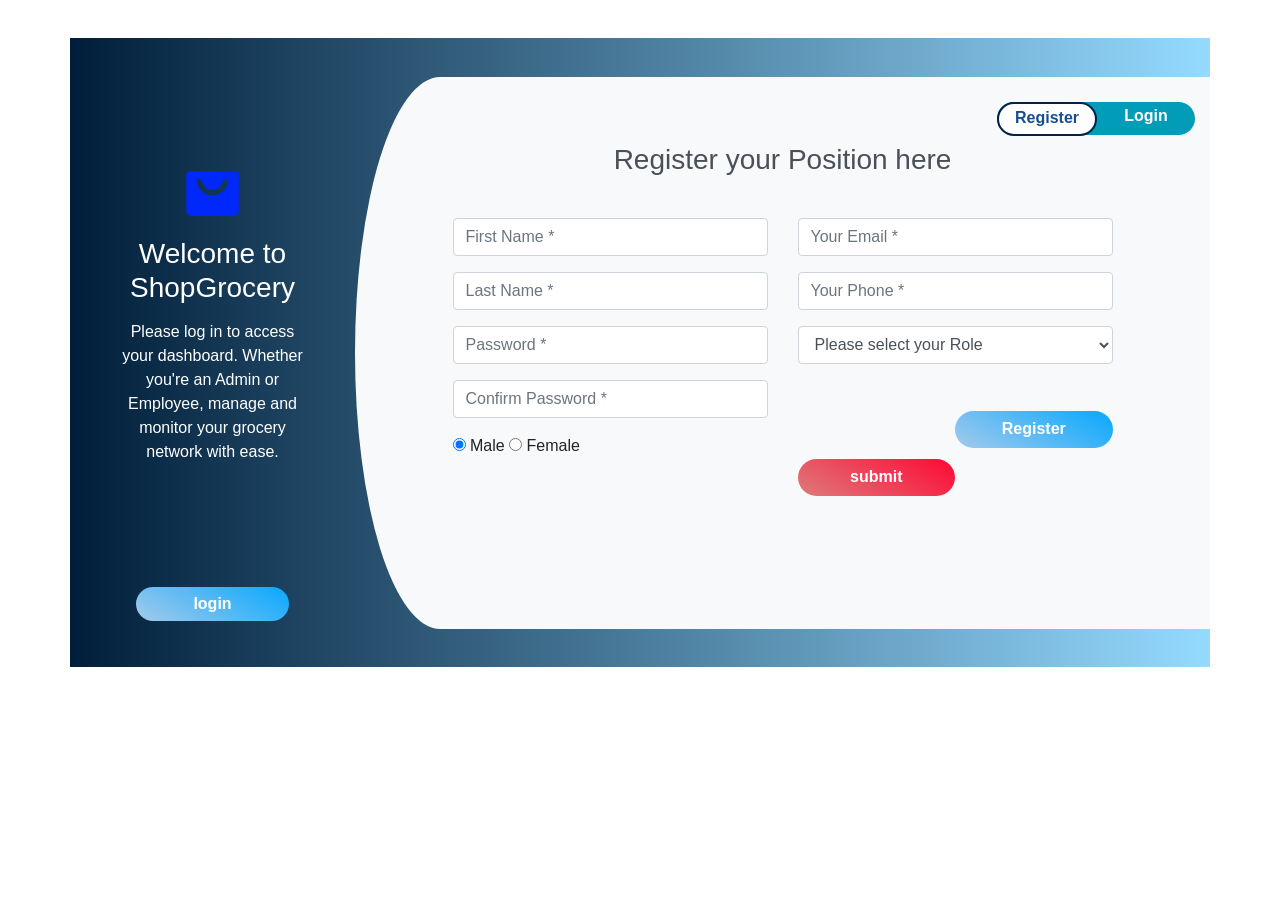
<file: index.html>
<html lang="en">
<head>
    <meta charset="UTF-8">
    <meta http-equiv="X-UA-Compatible" content="IE=edge">
    <meta name="viewport" content="width=device-width, initial-scale=1.0">
    <title>Document</title>
</head>
<link  rel="stylesheet" href="css/styles.css">
<link rel="stylesheet" href="https://cdnjs.cloudflare.com/ajax/libs/twitter-bootstrap/4.3.1/css/bootstrap.min.css"><script src="https://cdnjs.cloudflare.com/ajax/libs/jquery/3.2.1/jquery.min.js"></script><script src="https://cdnjs.cloudflare.com/ajax/libs/popper.js/1.12.9/umd/popper.min.js"></script><script src="https://cdnjs.cloudflare.com/ajax/libs/twitter-bootstrap/4.3.1/js/bootstrap.min.js"></script>
<body>
<div class="container register">
    <div class="row">
        <div class="col-md-3 register-left">
            <img src="img/logo.png" alt=""/>
            <h3>Welcome to<br> ShopGrocery </h3>
            <p>Please log in to access your dashboard. Whether you're an Admin or Employee, manage and monitor your grocery network with ease.</p>
            <input type="submit" name="" value="login"/><br/>
        </div>
        <div class="col-md-9 register-right">
            <ul class="nav nav-tabs nav-justified" id="myTab" role="tablist">
                <li class="nav-item">
                    <a class="nav-link active" id="home-tab" data-toggle="tab" href="#home" role="tab" aria-controls="home" aria-selected="true">Register</a>
                </li>
                <li class="nav-item">
                    <a class="nav-link" id="profile-tab" data-toggle="tab" href="#profile" role="tab" aria-controls="profile" aria-selected="false">Login</a>
                </li>
            </ul>
            <div class="tab-content" id="myTabContent">
                <div class="tab-pane fade show active" id="home" role="tabpanel" aria-labelledby="home-tab">
                    <h3 class="register-heading">Register your Position here</h3>
                    <div class="row register-form">
                        <div class="col-md-6">
                            <div class="form-group">
                                <input type="text" class="form-control" placeholder="First Name *" value="" />
                            </div>
                            
                            <div class="form-group">
                                <input type="text" class="form-control" placeholder="Last Name *" value="" />
                            </div>
                            <div class="form-group">
                                <input type="password" class="form-control" id="password"   placeholder="Password *" value="" />
                            </div>
                            <div class="form-group">
                                <input type="password" class="form-control" id="con-password" placeholder="Confirm Password *" value="" />
                            </div>
                            <div class="form-group">
                                <div class="maxl">
                                    <label class="radio inline"> 
                                        <input type="radio" name="gender" value="male" checked>
                                        <span> Male </span> 
                                    </label>
                                    
                                    <label class="radio inline"> 
                                        <input type="radio" name="gender" value="female">
                                        <span>Female </span> 
                                    </label>
                                </div>
                            </div>
                        </div>
                        <div class="col-md-6">
                            <div class="form-group">
                                <input type="email" class="form-control" id="email" placeholder="Your Email *" value="" />
                            </div>
                            <div class="form-group">
                                <input type="text" minlength="10" maxlength="10" name="txtEmpPhone" class="form-control" placeholder="Your Phone *" value="" />
                            </div>
                            <div class="form-group">
                                <select class="form-control">
                                    <option class="hidden"  selected disabled>Please select your Role</option>
                                    <option>Admin</option>
                                    <option>Employee</option>
                                    <option>Vendor</option>
                                    
                                </select>
                            </div>
                           
                            <input type="submit" class="btnRegister"  value="Register"/><br><br>
                            <input type="submit" class="btnsubmit"  value="submit"/>
                            <script>
                                
                                </script>
                        </div>
                    </div>
                </div>
                <div class="tab-pane fade show login-application" id="profile" role="tabpanel" aria-labelledby="profile-tab">
                    <h3  class="register-heading">Login</h3>
                    <div class="row register-form login-form">
                        <div class="col-md-6">
                            <div class="form-group">
                                <input type="email" class="form-control" id="email" placeholder="Username or Email *" value="" />
                            </div>
                            <div class="form-group">
                                <input type="password" class="form-control" id="password" placeholder="Password *" value="" />
                            </div>
                            <div class="form-group">
                                <input type="password" class="form-control" id="con-password" placeholder="Confirm Password *" value="" />
                            </div>
                            <div class="form-group">
                                <select class="form-control">
                                    <option class="hidden"  selected disabled>Please select your Role</option>
                                    <option>Admin</option>
                                    <option>Employee</option>
                                    <option>Vendor</option>
                                </select>
                            </div>
                           
                            <input type="submit" class=" login-btn"  value="Login"/>
                        </div>
                    </div>
                </div>
            </div>
        </div>
    </div>

</div>	
</body>

<script src="js/login.js"></script>
</html>
</file>
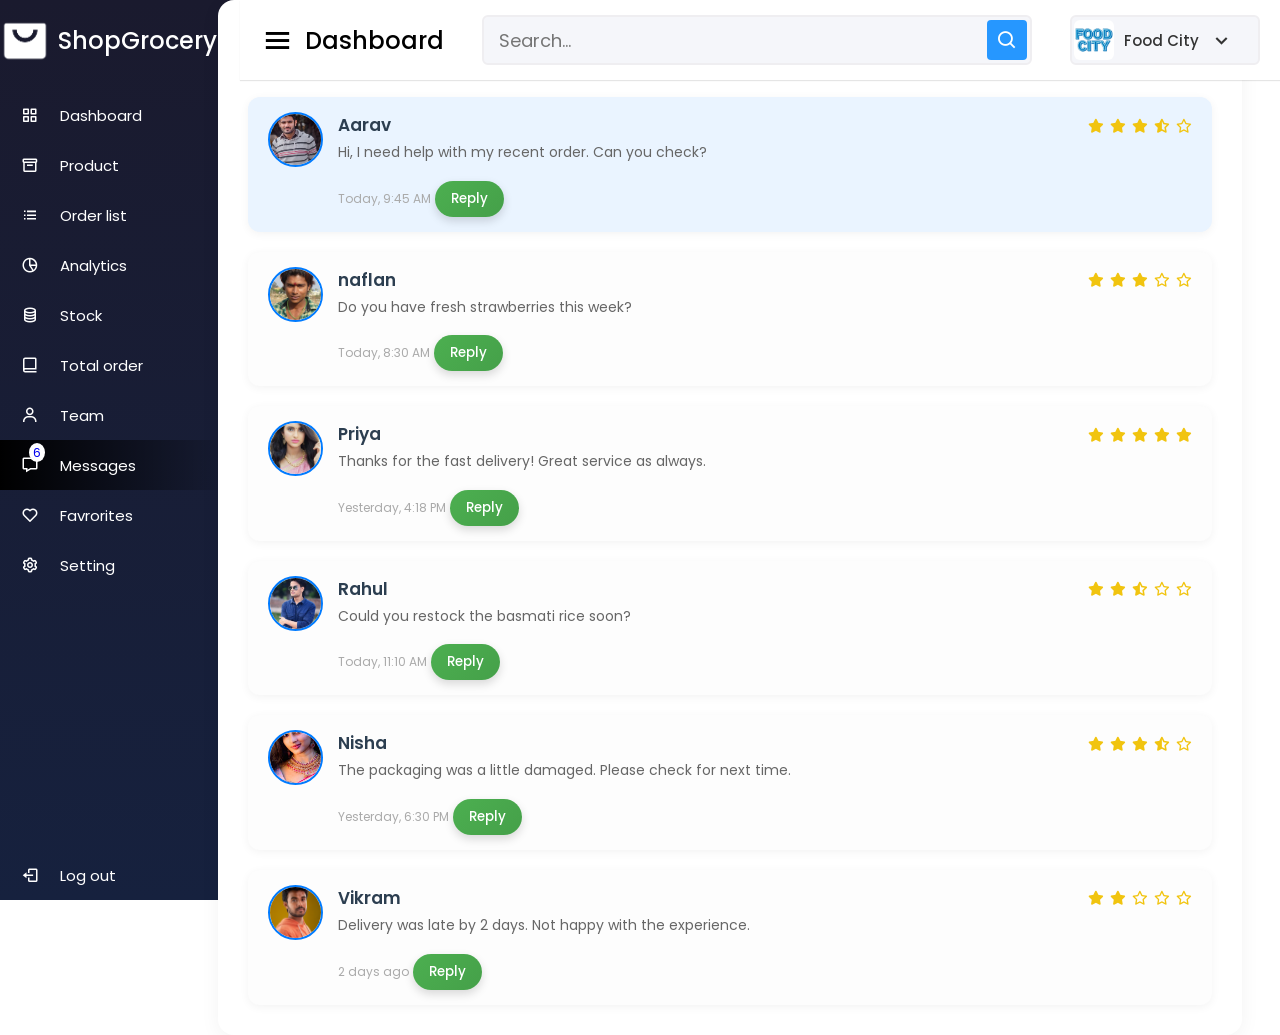
<file: message.html>
<!DOCTYPE html>
<html lang="en">
<head>
  <meta charset="UTF-8">
  <title>Messages - Grocery Dashboard</title>
  <link rel="stylesheet" href="css/message.css">
  <link rel="stylesheet" href="https://cdnjs.cloudflare.com/ajax/libs/font-awesome/6.4.0/css/all.min.css">
  <link rel="stylesheet" href="css/salsedash.css.css">
    <link href='https://unpkg.com/boxicons@2.0.7/css/boxicons.min.css' rel='stylesheet'>
    <link rel="stylesheet" href="https://cdnjs.cloudflare.com/ajax/libs/font-awesome/5.15.4/css/all.min.css">
    <link rel="stylesheet" href="https://cdnjs.cloudflare.com/ajax/libs/font-awesome/6.7.2/css/all.min.css">
    <link rel="stylesheet" href="https://cdnjs.cloudflare.com/ajax/libs/font-awesome/6.7.2/css/all.min.css">
</head>
<body>
  <div class="sidebar">
    <div class="logo-details">
      <img src="img/white-logo.png" alt="">
      <span class="logo_name">ShopGrocery</span>
    </div>
    <ul class="nav-links">
      <li>
        <a href="salesDashBoard.html" >
          <i class='bx bx-grid-alt'></i>
          <span class="links_name">Dashboard</span>
        </a>
      </li>
      <li>
        <a href="product.html">
          <i class='bx bx-box'></i>
          <span class="links_name">Product</span>
        </a>
      </li>
      <li>
        <a href="order.html">
          <i class='bx bx-list-ul'></i>
          <span class="links_name">Order list</span>
        </a>
      </li>
      <li>
        <a href="analytic.html">
          <i class='bx bx-pie-chart-alt-2'></i>
          <span class="links_name">Analytics</span>
        </a>
      </li>
      <li>
        <a href="stock.html">
          <i class='bx bx-coin-stack'></i>
          <span class="links_name">Stock</span>
        </a>
      </li>
      <li>
        <a href="#">
          <i class='bx bx-book-alt'></i>
          <span class="links_name">Total order</span>
        </a>
      </li>
      <li>
        <a href="team.html">
          <i class='bx bx-user'></i>
          <span class="links_name">Team</span>
        </a>
      </li>
      <li>
        <a href="message.html" class="active">
          <i class='bx bx-message'></i>
          <span class="links_name">Messages</span>
          <span class="notify">6</span>
        </a>
      </li>
      <li>
        <a href="#">
          <i class='bx bx-heart'></i>
          <span class="links_name">Favrorites</span>
        </a>
      </li>
      <li>
        <a href="#">
          <i class='bx bx-cog'></i>
          <span class="links_name">Setting</span>
        </a>
      </li>
      <li class="log_out">
        <a href="#" class="log-out" id="log-out" onclick="logout()"">
          <i class='bx bx-log-out'></i>
          <span class="links_name">Log out</span>
        </a>
      </li>
    </ul>
  </div>
    <section class="home-section">
        <nav>
            <div class="sidebar-button">
                <i class='bx bx-menu sidebarBtn'></i>
                <span class="dashboard">Dashboard</span>
            </div>
            <div class="search-box">
                <input type="text" placeholder="Search...">
                <i class='bx bx-search'></i>
            </div>
            <div class="profile-details">
                <img src="Shops/foodcity.jpeg" alt="">
                <span class="admin_name">Food City</span>
                <i class='bx bx-chevron-down'></i>
            </div>
        </nav>
    </section>
  <div class="messages-section">
    <h2 class="section-title">Customer Messages</h2>
    <div class="message-list">

      <div class="message-card unread">
        <img src="images/team/arav.jpeg" alt="Customer" class="avatar">
        <div class="message-content">
          <div class="top-row">
            <h4 class="sender-name">Aarav</h4>
            <div class="stars">
              <i class="fas fa-star filled"></i>
              <i class="fas fa-star filled"></i>
              <i class="fas fa-star filled"></i>
              <i class="fas fa-star-half-alt filled"></i>
              <i class="far fa-star"></i>
            </div>
          </div>
          <p class="message-snippet">Hi, I need help with my recent order. Can you check?</p>
          <span class="timestamp">Today, 9:45 AM</span>
          <button class="reply-btn">Reply</button>
        </div>
      </div>

      <div class="message-card">
        <img src="images/team/naflan.jpeg" alt="Customer" class="avatar">
        <div class="message-content">
          <div class="top-row">
            <h4 class="sender-name">naflan</h4>
            <div class="stars">
              <i class="fas fa-star filled"></i>
              <i class="fas fa-star filled"></i>
              <i class="fas fa-star filled"></i>
              <i class="far fa-star"></i>
              <i class="far fa-star"></i>
            </div>
          </div>
          <p class="message-snippet">Do you have fresh strawberries this week?</p>
          <span class="timestamp">Today, 8:30 AM</span>
          <button class="reply-btn">Reply</button>
        </div>
      </div>

      <div class="message-card">
        <img src="images/team/priya2.jpeg" alt="Customer" class="avatar">
        <div class="message-content">
          <div class="top-row">
            <h4 class="sender-name">Priya</h4>
            <div class="stars">
              <i class="fas fa-star filled"></i>
              <i class="fas fa-star filled"></i>
              <i class="fas fa-star filled"></i>
              <i class="fas fa-star filled"></i>
              <i class="fas fa-star filled"></i>
            </div>
          </div>
          <p class="message-snippet">Thanks for the fast delivery! Great service as always.</p>
          <span class="timestamp">Yesterday, 4:18 PM</span>
          <button class="reply-btn">Reply</button>
        </div>
      </div>

      <div class="message-card">
        <img src="images/team/rahul.jpeg" alt="Customer" class="avatar">
        <div class="message-content">
          <div class="top-row">
            <h4 class="sender-name">Rahul</h4>
            <div class="stars">
              <i class="fas fa-star filled"></i>
              <i class="fas fa-star filled"></i>
              <i class="fas fa-star-half-alt filled"></i>
              <i class="far fa-star"></i>
              <i class="far fa-star"></i>
            </div>
          </div>
          <p class="message-snippet">Could you restock the basmati rice soon?</p>
          <span class="timestamp">Today, 11:10 AM</span>
          <button class="reply-btn">Reply</button>
        </div>
      </div>

      <div class="message-card">
        <img src="images/team/nisha.jpg" alt="Customer" class="avatar">
        <div class="message-content">
          <div class="top-row">
            <h4 class="sender-name">Nisha</h4>
            <div class="stars">
              <i class="fas fa-star filled"></i>
              <i class="fas fa-star filled"></i>
              <i class="fas fa-star filled"></i>
              <i class="fas fa-star-half-alt filled"></i>
              <i class="far fa-star"></i>
            </div>
          </div>
          <p class="message-snippet">The packaging was a little damaged. Please check for next time.</p>
          <span class="timestamp">Yesterday, 6:30 PM</span>
          <button class="reply-btn">Reply</button>
        </div>
      </div>

      <div class="message-card">
        <img src="images/team/vikram.jpg" alt="Customer" class="avatar">
        <div class="message-content">
          <div class="top-row">
            <h4 class="sender-name">Vikram</h4>
            <div class="stars">
              <i class="fas fa-star filled"></i>
              <i class="fas fa-star filled"></i>
              <i class="far fa-star"></i>
              <i class="far fa-star"></i>
              <i class="far fa-star"></i>
            </div>
          </div>
          <p class="message-snippet">Delivery was late by 2 days. Not happy with the experience.</p>
          <span class="timestamp">2 days ago</span>
          <button class="reply-btn">Reply</button>
        </div>
      </div>

    </div>
  </div>
</body>
<script src="js/dashboard.js"></script>
</html>
</file>
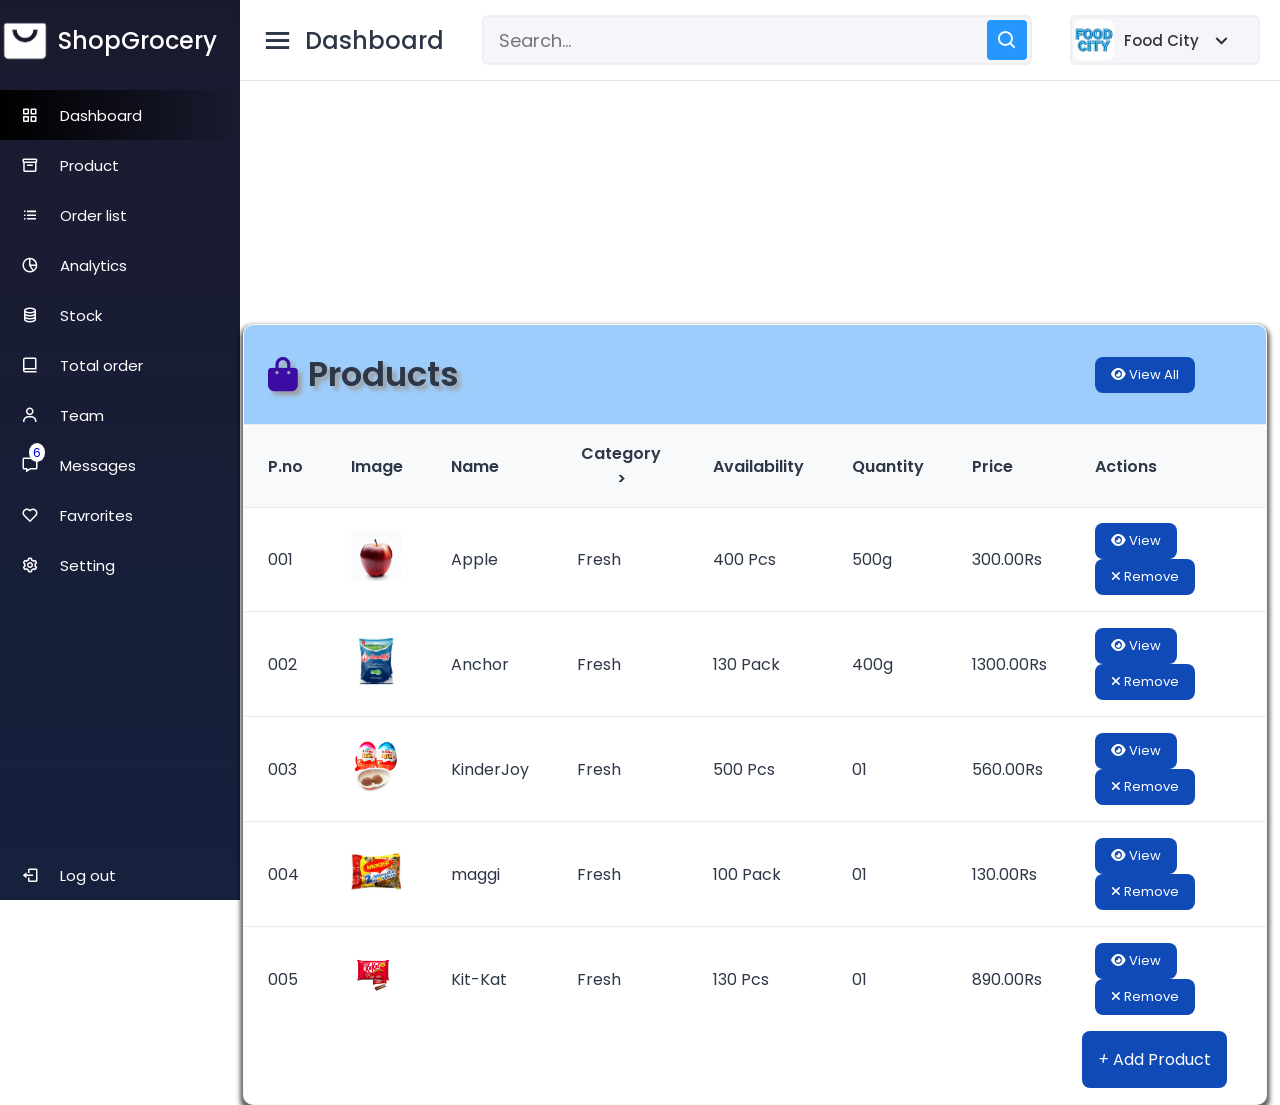
<file: product.html>
<!DOCTYPE html>
<html lang="en">

<head>
  <meta charset="UTF-8">
  <meta name="viewport" content="width=device-width, initial-scale=1.0">
  <title>Document</title>
  <link rel="stylesheet" href="css/product.css">
  <link rel="stylesheet" href="css/salsedash.css.css">
  <link href='https://unpkg.com/boxicons@2.0.7/css/boxicons.min.css' rel='stylesheet'>
  <meta name="viewport" content="width=device-width, initial-scale=1.0">
  <link rel="stylesheet" href="https://cdnjs.cloudflare.com/ajax/libs/font-awesome/5.15.4/css/all.min.css">
  <link rel="stylesheet" href="https://cdnjs.cloudflare.com/ajax/libs/font-awesome/6.7.2/css/all.min.css">
  <link rel="stylesheet" href="https://cdnjs.cloudflare.com/ajax/libs/font-awesome/6.7.2/css/all.min.css">
</head>

<body>

  <div class="sidebar">
    <div class="logo-details">
      <img src="img/white-logo.png" alt="">
      <span class="logo_name">ShopGrocery</span>
    </div>
    <ul class="nav-links">
      <li>
        <a href="salesDashBoard.html" class="active">
          <i class='bx bx-grid-alt'></i>
          <span class="links_name">Dashboard</span>
        </a>
      </li>
      <li>
        <a href="product.html">
          <i class='bx bx-box'></i>
          <span class="links_name">Product</span>
        </a>
      </li>
      <li>
        <a href="order.html">
          <i class='bx bx-list-ul'></i>
          <span class="links_name">Order list</span>
        </a>
      </li>
      <li>
        <a href="analytic.html">
          <i class='bx bx-pie-chart-alt-2'></i>
          <span class="links_name">Analytics</span>
        </a>
      </li>
      <li>
        <a href="stock.html">
          <i class='bx bx-coin-stack'></i>
          <span class="links_name">Stock</span>
        </a>
      </li>
      <li>
        <a href="#">
          <i class='bx bx-book-alt'></i>
          <span class="links_name">Total order</span>
        </a>
      </li>
      <li>
        <a href="team.html">
          <i class='bx bx-user'></i>
          <span class="links_name">Team</span>
        </a>
      </li>
      <li>
        <a href="message.html">
          <i class='bx bx-message'></i>
          <span class="links_name">Messages</span>
          <span class="notify">6</span>
        </a>
      </li>
      <li>
        <a href="#">
          <i class='bx bx-heart'></i>
          <span class="links_name">Favrorites</span>
        </a>
      </li>
      <li>
        <a href="#">
          <i class='bx bx-cog'></i>
          <span class="links_name">Setting</span>
        </a>
      </li>
      <li class="log_out">
        <a href="#" class="log-out" id="log-out" onclick="logout()"">
          <i class='bx bx-log-out'></i>
          <span class="links_name">Log out</span>
        </a>
      </li>
    </ul>
  </div>
  <section class="home-section">
    <nav>
      <div class="sidebar-button">
        <i class='bx bx-menu sidebarBtn'></i>
        <span class="dashboard">Dashboard</span>
      </div>
      <div class="search-box">
        <input type="text" placeholder="Search...">
        <i class='bx bx-search'></i>
      </div>
      <div class="profile-details">
        <img src="Shops/foodcity.jpeg" alt="">
        <span class="admin_name">Food City</span>
        <i class='bx bx-chevron-down'></i>
      </div>
    </nav>
  </section>
  <div class="table-card">
    <div class="card-title">
      <h3 class="Product-tbl"><i class="fas fa-shopping-bag"></i> Products</h3>
      <button class="btn btn-outline btn-sm view-btn ">
        <i class="fas fa-eye"></i> View All
      </button>
    </div>
    <table class="data-table">
      <thead>
        <tr>
          <th>P.no</th>
          <th>Image</th>
          <th>Name</th>
          <th>
            <div class="dropdown">
              <button class="dropbtn">Category ></button>
              <div class="dropdown-content">
                    <a href="fresh.html">Fresh Products</a>
                    <a href="bakery.html">Bakery & Dairy</a>
                    <a href="meet.html">Meet & Sea foods</a>
                    <a href="frozen.html">Frozen Foods</a>
                    <a href="pantry.html">Pantry Staples</a>
                    <a href="snack.html">Snacks & Beverages</a>
                    <a href="clean.html">Household & Cleaning</a>
                    <a href="care.html">Personal care & Health</a>
                    <a href="pet.html">Pet Supplies</a>
                    <a href="baby.html">Baby & Kids</a>
              </div>
            </div>
          </th>
          <th>Availability</th>
          <th>Quantity</th>
          <th>Price</th>
          <th>Actions</th>
        </tr>
      </thead>
      <tbody>
        <tr>
          <td class="prdt-num">001</td>
          <td><img src="topselling/apple.jpeg" alt=""></td>
          <td>Apple</td>
          <td>Fresh</td>
          <td>400 Pcs</td>
          <td>500g</td>
          <td>
            <span class="">300.00Rs</span>
          </td>
          <td>
            <button class="btn btn-outline btn-sm view-btn">
              <i class="fas fa-eye"></i> View
            </button>
            <button class="btn btn-outline btn-sm view-btn Remove-btn">
              <i class="fas fa-close"></i> Remove
            </button>
          </td>
        </tr>
        <tr>
          <td class="prdt-num">002</td>
          <td><img src="topselling/anchor.jpeg" alt=""></td>
          <td>Anchor</td>
          <td>
            Fresh
          </td>
          <td>130 Pack</td>
          <td>400g</td>
          <td>
            <span class="">1300.00Rs</span>
          </td>
          <td>
            <button class="btn btn-outline btn-sm view-btn">
              <i class="fas fa-eye"></i> View
            </button>
            <button class="btn btn-outline btn-sm view-btn Remove-btn">
              <i class="fas fa-close"></i> Remove
            </button>
          </td>
        </tr>
        <tr>
          <td class="prdt-num">003</td>
          <td><img src="topselling/kinderjoy.jpeg" alt=""></td>
          <td>KinderJoy</td>
          <td>Fresh</td>
          <td>500 Pcs</td>
          <td>01</td>
          <td>
            <span class="">560.00Rs</span>
          </td>
          <td>
            <button class="btn btn-outline btn-sm view-btn">
              <i class="fas fa-eye"></i> View
            </button>
            <button class="btn btn-outline btn-sm view-btn Remove-btn">
              <i class="fas fa-close"></i> Remove
            </button>
          </td>
        </tr>
        <tr>
          <td class="prdt-num">004</td>
          <td><img src="topselling/maggi.jpeg" alt=""></td>
          <td>maggi</td>
          <td>Fresh</td>
          <td>100 Pack</td>
          <td>01</td>
          <td>
            <span class="">130.00Rs</span>
          </td>
          <td>
            <button class="btn btn-outline btn-sm view-btn">
              <i class="fas fa-eye"></i> View
            </button>
            <button class="btn btn-outline btn-sm view-btn Remove-btn">
              <i class="fas fa-close"></i> Remove
            </button>
          </td>
        </tr>
        <tr>
          <td class="prdt-num">005</td>
          <td><img src="topselling/kitkat.jpg" alt=""></td>
          <td>Kit-Kat</td>
          <td>Fresh</td>
          <td>130 Pcs</td>
          <td>01</td>
          <td>
            <span class=""> 890.00Rs</span>
          </td>
          <td>
            <button class="btn btn-outline btn-sm view-btn ">
              <i class="fas fa-eye"></i> View
            </button>
            <button class="btn btn-outline btn-sm view-btn Remove-btn">
              <i class="fas fa-close"></i> Remove
            </button>
          </td>
        </tr>
      </tbody>
    </table>
    <button id="addProductBtn" class="btn btn-outline btn-sm view-btn add-prdt">
      <i>+</i> Add Product
    </button>
  </div>

  <section class="Add-product-inpt">
    <div class="container">
      <form id="addProductForm" action="">
        <div class="row">
          <div class="column">
            <h3 class="title">Product Image</h3>
            <div class="input-box">
              <span>Input Image</span>
              <input type="file" placeholder="Select Image">
            </div>
            <div class="input-box">
              <span>Product Name :</span>
              <input type="Text" placeholder="Apple">
            </div>
            <div class="input-box">
              <select name="Category" id="Category">
                    <option value="">Select Category</option>
                    <option value=""><a href="fresh.html">Fresh products</a></option>
                    <option value=""><a href="bakery.html">Bakery & Dairy</a></option>
                    <option value=""><a href="meet.html">Meet & Sea foods</a></option>
                    <option value=""><a href="frozen.html">Frozen Foods</a></option>
                    <option value=""><a href="pantry.html">Pantry Staples</a></option>
                    <option value=""><a href="snack.html">Snacks & Beverages</a></option>
                    <option value=""><a href="clean.html">Household & Cleaning</a></option>
                    <option value=""><a href="care.html">Personal care & Health</a></option>
                    <option value=""><a href="pet.html">Pet Supplies</a></option>
                    <option value=""><a href="baby.html">Baby & Kids</a></option>
              </select>
            </div>
            <div class="input-box">
              <span> Price / Qty:</span>
              <input type="text" placeholder="1">
            </div>

            <div class="flex">
              <div class="input-box">
                <span> Quantity :</span>
                <input type="text" placeholder="4000 Pcs">
              </div>
              <div class="input-box">
                <span>Quantity Type :</span>
                <input type="text" placeholder="Kg / g / Pcs / Pack">
              </div>
            </div>
          </div>

          <div class="column">
            <div class="input-box">
              <span>Availability :</span>
              <input type="text" placeholder="300 Apples">
            </div>
          </div>
        </div>
        <div class="add-form-btns">
          <button type="submit" class="btn Save-btn">Save</button>
          <button type="submit" class="Close-prdt" id="Close-add">Close</button>
        </div>
       
      </form>
    </div>
  </section>

</body>
<script src="js/dashboard.js"></script>
<script src="js/Addproduct.js"></script>


</html>
</file>
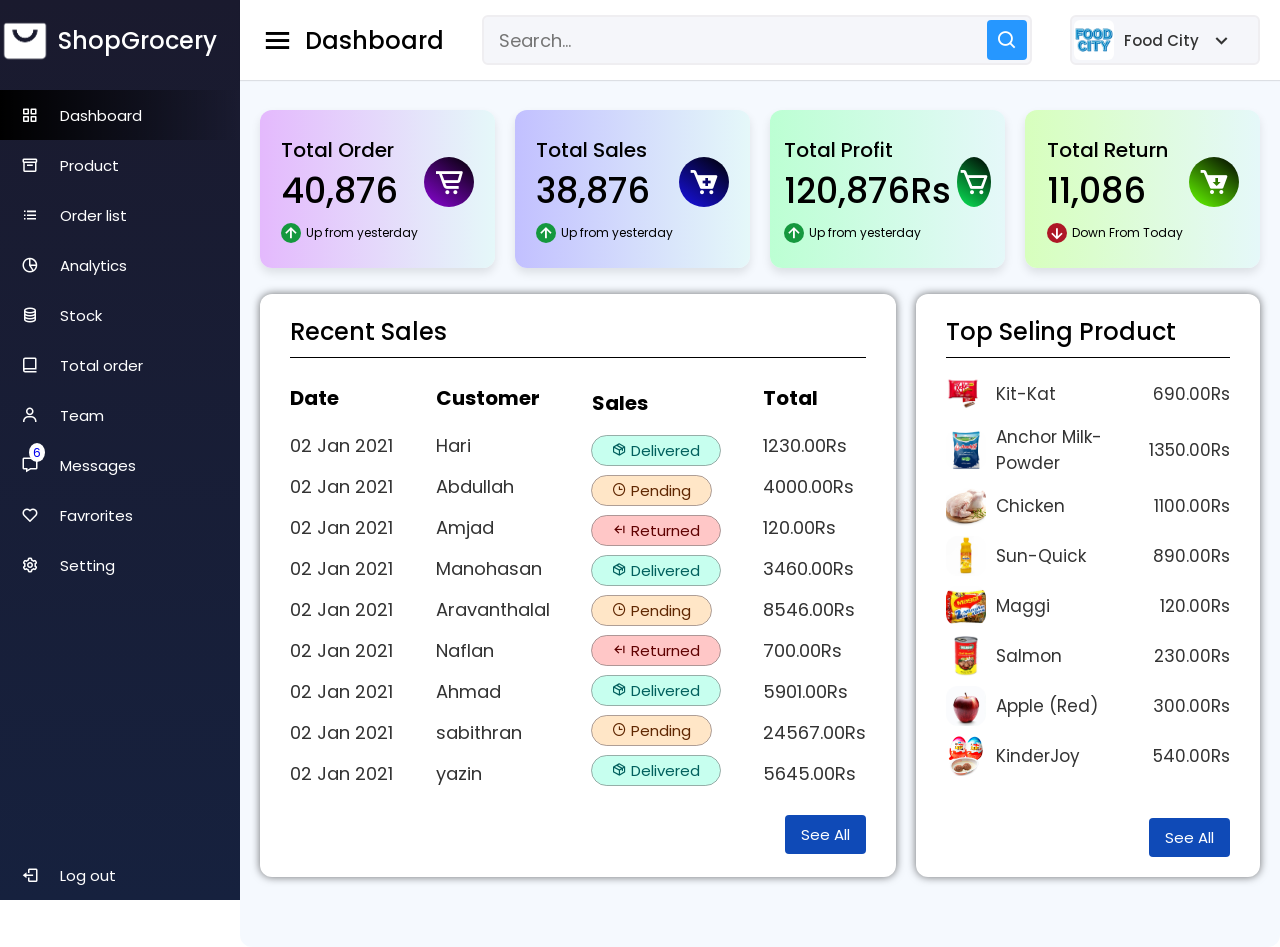
<file: salesDashBoard.html>
<!DOCTYPE html>
<!-- Coding by CodingNepal | www.codingnepalweb.com -->
<html lang="en" dir="ltr">

<head>
  <meta charset="UTF-8">
  <title> Sales </title>
  <link rel="stylesheet" href="css/salsedash.css.css">
  <!-- Boxicons CDN Link -->
  <link href='https://unpkg.com/boxicons@2.0.7/css/boxicons.min.css' rel='stylesheet'>
  <meta name="viewport" content="width=device-width, initial-scale=1.0">
  <link rel="stylesheet" href="https://cdnjs.cloudflare.com/ajax/libs/font-awesome/5.15.4/css/all.min.css">
  <link rel="stylesheet" href="https://cdnjs.cloudflare.com/ajax/libs/font-awesome/6.7.2/css/all.min.css">
  <link rel="stylesheet" href="https://cdnjs.cloudflare.com/ajax/libs/font-awesome/6.7.2/css/all.min.css">
</head>

<body>
  <div class="sidebar">
    <div class="logo-details">
      <img src="img/white-logo.png" alt="">
      <span class="logo_name">ShopGrocery</span>
    </div>
    <ul class="nav-links">
      <li>
        <a href="salesDashBoard.html" class="active">
          <i class='bx bx-grid-alt'></i>
          <span class="links_name">Dashboard</span>
        </a>
      </li>
      <li>
        <a href="product.html">
          <i class='bx bx-box'></i>
          <span class="links_name">Product</span>
        </a>
      </li>
      <li>
        <a href="order.html">
          <i class='bx bx-list-ul'></i>
          <span class="links_name">Order list</span>
        </a>
      </li>
      <li>
        <a href="analytic.html">
          <i class='bx bx-pie-chart-alt-2'></i>
          <span class="links_name">Analytics</span>
        </a>
      </li>
      <li>
        <a href="stock.html">
          <i class='bx bx-coin-stack'></i>
          <span class="links_name">Stock</span>
        </a>
      </li>
      <li>
        <a href="#">
          <i class='bx bx-book-alt'></i>
          <span class="links_name">Total order</span>
        </a>
      </li>
      <li>
        <a href="team.html">
          <i class='bx bx-user'></i>
          <span class="links_name">Team</span>
        </a>
      </li>
      <li>
        <a href="message.html">
          <i class='bx bx-message'></i>
          <span class="links_name">Messages</span>
          <span class="notify">6</span>
        </a>
      </li>
      <li>
        <a href="#">
          <i class='bx bx-heart'></i>
          <span class="links_name">Favrorites</span>
        </a>
      </li>
      <li>
        <a href="#">
          <i class='bx bx-cog'></i>
          <span class="links_name">Setting</span>
        </a>
      </li>
      <li class="log_out">
        <a href="#" class="log-out" id="log-out" onclick="logout()"">
          <i class='bx bx-log-out'></i>
          <span class="links_name">Log out</span>
        </a>
      </li>
    </ul>
  </div>
  <section class="home-section">
    <nav>
      <div class="sidebar-button">
        <i class='bx bx-menu sidebarBtn'></i>
        <span class="dashboard">Dashboard</span>
      </div>
      <div class="search-box">
        <input type="text" placeholder="Search...">
        <i class='bx bx-search'></i>
      </div>
      <div class="profile-details">
        <img src="Shops/foodcity.jpeg" alt="">
        <span class="admin_name">Food City</span>
        <i class='bx bx-chevron-down'></i>
      </div>
    </nav>
    <div class="home-content">
      <div class="overview-boxes">
        <div class="box" id="box-1">
          <div class="right-side">
            <div class="box-topic">Total Order</div>
            <div class="number">40,876</div>
            <div class="indicator">
              <i class='bx bx-up-arrow-alt'></i>
              <span class="text">Up from yesterday</span>
            </div>
          </div>
          <i class='bx bx-cart-alt cart'></i>
        </div>
        <div class="box"  id="box-2">
          <div class="right-side">
            <div class="box-topic">Total Sales</div>
            <div class="number">38,876</div>
            <div class="indicator">
              <i class='bx bx-up-arrow-alt'></i>
              <span class="text">Up from yesterday</span>
            </div>
          </div>
          <i class='bx bxs-cart-add cart two'></i>
        </div>
        <div class="box" id="box-3">
          <div class="right-side">
            <div class="box-topic">Total Profit</div>
            <div class="number">120,876Rs</div>
            <div class="indicator">
              <i class='bx bx-up-arrow-alt'></i>
              <span class="text">Up from yesterday</span>
            </div>
          </div>
          <i class='bx bx-cart cart three'></i>
        </div>
        <div class="box" id="box-4">
          <div class="right-side">
            <div class="box-topic">Total Return</div>
            <div class="number">11,086</div>
            <div class="indicator">
              <i class='bx bx-down-arrow-alt down'></i>
              <span class="text">Down From Today</span>
            </div>
          </div>
          <i class='bx bxs-cart-download cart four'></i>
        </div>
      </div>
      <div class="sales-boxes">
        <div class="recent-sales box">
          <div class="title">Recent Sales</div>
          <div class="sales-details">
            <ul class="details">
              <li class="topic">Date</li>
              <li><a href="#">02 Jan 2021</a></li>
              <li><a href="#">02 Jan 2021</a></li>
              <li><a href="#">02 Jan 2021</a></li>
              <li><a href="#">02 Jan 2021</a></li>
              <li><a href="#">02 Jan 2021</a></li>
              <li><a href="#">02 Jan 2021</a></li>
              <li><a href="#">02 Jan 2021</a></li>
              <li><a href="#">02 Jan 2021</a></li>
              <li><a href="#">02 Jan 2021</a></li>
            </ul>
            <ul class="details">
              <li class="topic">Customer</li>
              <li><a href="#">Hari</a></li>
              <li><a href="#">Abdullah</a></li>
              <li><a href="#">Amjad</a></li>
              <li><a href="#">Manohasan</a></li>
              <li><a href="#">Aravanthalal</a></li>
              <li><a href="#">Naflan</a></li>
              <li><a href="#">Ahmad</a></li>
              <li><a href="#">sabithran</a></li>
              <li><a href="#">yazin</a></li>
            </ul>
            <ul class="details" id="sales-details">
              <li class="topic">Sales</li>
              <li><a href="#" class="Delivered"><i class='bx bx-package'></i> Delivered</a></li>
              <li><a href="#" class="pending"><i class='bx bx-time'></i> Pending</a></li>
              <li><a href="#" class="returned"><i class='bx bx-arrow-from-right'></i> Returned</a></li>
              <li><a href="#" class="Delivered"><i class='bx bx-package'></i> Delivered</a></li>
              <li><a href="#" class="pending"><i class='bx bx-time'></i> Pending</a></li>
              <li><a href="#" class="returned"><i class='bx bx-arrow-from-right'></i> Returned</a></li>
              <li><a href="#" class="Delivered"><i class='bx bx-package'></i> Delivered</a></li>
              <li><a href="#" class="pending"><i class='bx bx-time'></i> Pending</a></li>
              <li><a href="#" class="Delivered"><i class='bx bx-package'></i> Delivered</a></li>
            </ul>
            <ul class="details">
              <li class="topic">Total</li>
              <li><a href="#">1230.00Rs</a></li>
              <li><a href="#">4000.00Rs</a></li>
              <li><a href="#">120.00Rs</a></li>
              <li><a href="#">3460.00Rs</a></li>
              <li><a href="#">8546.00Rs</a></li>
              <li><a href="#">700.00Rs</a></li>
              <li><a href="#">5901.00Rs</a></li>
              <li><a href="#">24567.00Rs</a></li>
              <li><a href="#">5645.00Rs</a></li>
            </ul>
          </div>
          <div class="button">
            <a href="#">See All</a>
          </div>
        </div>
        <div class="top-sales box">
          <div class="title">Top Seling Product</div>
          <ul class="top-sales-details">
            <li>
              <a href="#">
                <img src="topselling/kitkat.jpg" alt="">
                <span class="product">Kit-Kat</span>
              </a>
              <span class="price">690.00Rs</span>
            </li>
            <li>
              <a href="#">
                <img src="topselling/anchor.jpeg" alt="">
                <span class="product">Anchor Milk-Powder </span>
              </a>
              <span class="price">1350.00Rs</span>
            </li>
            <li>
              <a href="#">
                <img src="topselling/chicken.webp" alt="">
                <span class="product">Chicken</span>
              </a>
              <span class="price">1100.00Rs</span>
            </li>
            <li>
              <a href="#">
                <img src="topselling/sunquick.jpeg" alt="">
                <span class="product"> Sun-Quick</span>
              </a>
              <span class="price">890.00Rs</span>
            </li>
            <li>
              <a href="#">
                <img src="topselling/maggi.jpeg" alt="">
                <span class="product"> Maggi</span>
              </a>
              <span class="price">120.00Rs</span>
            </li>
            <li>
              <a href="#">
                <img src="topselling/salmon.jpeg" alt="">
                <span class="product"> Salmon </span>
              </a>
              <span class="price">230.00Rs</span>
            <li>
              <a href="#">
                <img src="topselling/apple.jpeg" alt="">
                <span class="product"> Apple (Red)</span>
              </a>
              <span class="price">300.00Rs</span>
            </li>
            <li>
              <a href="#">
                <img src="topselling/kinderjoy.jpeg" alt="">
                <span class="product">KinderJoy</span>
              </a>
              <span class="price">540.00Rs</span>
            </li>
            <div class="button-top-selling">
              <a href="#">See All</a>
            </div>
          </ul>
        </div>
      </div>
    </div>
  </section>

  


  
  <script src="js/dashboard.js"></script>
</body>

</html>
</file>
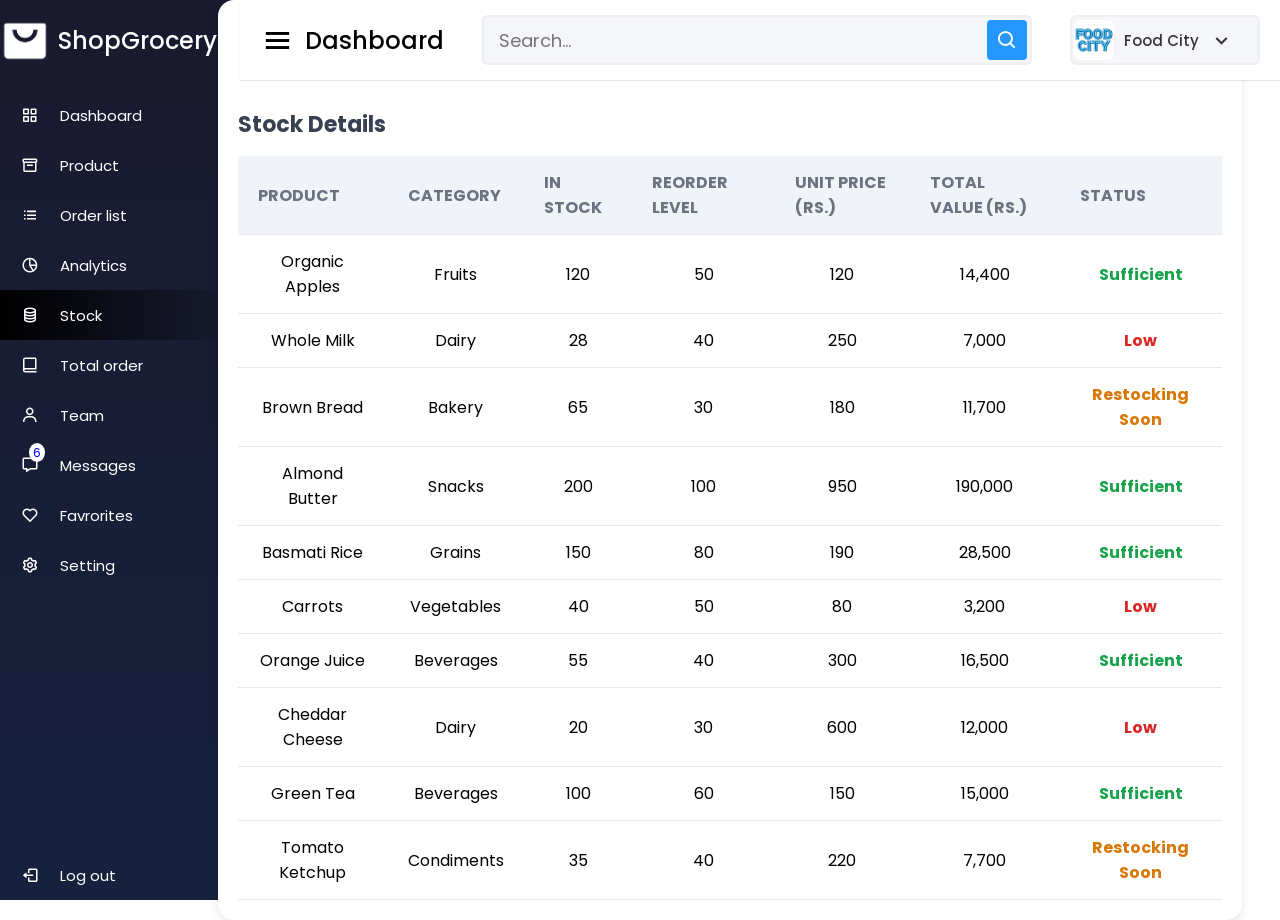
<file: stock.html>
<!DOCTYPE html>
<html lang="en">

<head>
    <meta charset="UTF-8" />
    <meta name="viewport" content="width=device-width, initial-scale=1.0" />
    <link rel="stylesheet" href="css/stock.css" />
    <link rel="stylesheet" href="css/salsedash.css.css">
    <link href='https://unpkg.com/boxicons@2.0.7/css/boxicons.min.css' rel='stylesheet'>
    <link rel="stylesheet" href="https://cdnjs.cloudflare.com/ajax/libs/font-awesome/5.15.4/css/all.min.css">
    <link rel="stylesheet" href="https://cdnjs.cloudflare.com/ajax/libs/font-awesome/6.7.2/css/all.min.css">
    <link rel="stylesheet" href="https://cdnjs.cloudflare.com/ajax/libs/font-awesome/6.7.2/css/all.min.css">
    <title>Stock Details</title>
</head>

<body>

    <div class="sidebar">
        <div class="logo-details">
          <img src="img/white-logo.png" alt="">
          <span class="logo_name">ShopGrocery</span>
        </div>
        <ul class="nav-links">
          <li>
            <a href="salesDashBoard.html" >
              <i class='bx bx-grid-alt'></i>
              <span class="links_name">Dashboard</span>
            </a>
          </li>
          <li>
            <a href="product.html">
              <i class='bx bx-box'></i>
              <span class="links_name">Product</span>
            </a>
          </li>
          <li>
            <a href="order.html">
              <i class='bx bx-list-ul'></i>
              <span class="links_name">Order list</span>
            </a>
          </li>
          <li>
            <a href="analytic.html">
              <i class='bx bx-pie-chart-alt-2'></i>
              <span class="links_name">Analytics</span>
            </a>
          </li>
          <li>
            <a href="stock.html" class="active">
              <i class='bx bx-coin-stack'></i>
              <span class="links_name">Stock</span>
            </a>
          </li>
          <li>
            <a href="#">
              <i class='bx bx-book-alt'></i>
              <span class="links_name">Total order</span>
            </a>
          </li>
          <li>
            <a href="team.html">
              <i class='bx bx-user'></i>
              <span class="links_name">Team</span>
            </a>
          </li>
          <li>
            <a href="message.html">
              <i class='bx bx-message'></i>
              <span class="links_name">Messages</span>
              <span class="notify">6</span>
            </a>
          </li>
          <li>
            <a href="#">
              <i class='bx bx-heart'></i>
              <span class="links_name">Favrorites</span>
            </a>
          </li>
          <li>
            <a href="#">
              <i class='bx bx-cog'></i>
              <span class="links_name">Setting</span>
            </a>
          </li>
          <li class="log_out">
            <a href="#" class="log-out" id="log-out" onclick="logout()"">
              <i class='bx bx-log-out'></i>
              <span class="links_name">Log out</span>
            </a>
          </li>
        </ul>
      </div>
    <section class="home-section">
        <nav>
            <div class="sidebar-button">
                <i class='bx bx-menu sidebarBtn'></i>
                <span class="dashboard">Dashboard</span>
            </div>
            <div class="search-box">
                <input type="text" placeholder="Search...">
                <i class='bx bx-search'></i>
            </div>
            <div class="profile-details">
                <img src="Shops/foodcity.jpeg" alt="">
                <span class="admin_name">Food City</span>
                <i class='bx bx-chevron-down'></i>
            </div>
        </nav>
    </section>

<div class="stock-container">
    <h1 class="header-title"> Grocery Shop - Stock Overview</h1>

    <div class="stock-card">
        <h2 class="section-title"> Stock Details</h2>
        <table class="stock-table">
            <thead>
                <tr>
                    <th>Product</th>
                    <th>Category</th>
                    <th>In Stock</th>
                    <th>Reorder Level</th>
                    <th>Unit Price (Rs.)</th>
                    <th>Total Value (Rs.)</th>
                    <th>Status</th>
                </tr>
            </thead>
            <tbody>
                <tr>
                    <td>Organic Apples</td>
                    <td>Fruits</td>
                    <td>120</td>
                    <td>50</td>
                    <td>120</td>
                    <td>14,400</td>
                    <td class="green">Sufficient</td>
                </tr>
                <tr>
                    <td>Whole Milk</td>
                    <td>Dairy</td>
                    <td>28</td>
                    <td>40</td>
                    <td>250</td>
                    <td>7,000</td>
                    <td class="red">Low</td>
                </tr>
                <tr>
                    <td>Brown Bread</td>
                    <td>Bakery</td>
                    <td>65</td>
                    <td>30</td>
                    <td>180</td>
                    <td>11,700</td>
                    <td class="orange">Restocking Soon</td>
                </tr>
                <tr>
                    <td>Almond Butter</td>
                    <td>Snacks</td>
                    <td>200</td>
                    <td>100</td>
                    <td>950</td>
                    <td>190,000</td>
                    <td class="green">Sufficient</td>
                </tr>
                <tr>
                    <td>Basmati Rice</td>
                    <td>Grains</td>
                    <td>150</td>
                    <td>80</td>
                    <td>190</td>
                    <td>28,500</td>
                    <td class="green">Sufficient</td>
                </tr>
                <tr>
                    <td>Carrots</td>
                    <td>Vegetables</td>
                    <td>40</td>
                    <td>50</td>
                    <td>80</td>
                    <td>3,200</td>
                    <td class="red">Low</td>
                </tr>
                <tr>
                    <td>Orange Juice</td>
                    <td>Beverages</td>
                    <td>55</td>
                    <td>40</td>
                    <td>300</td>
                    <td>16,500</td>
                    <td class="green">Sufficient</td>
                </tr>
                <tr>
                    <td>Cheddar Cheese</td>
                    <td>Dairy</td>
                    <td>20</td>
                    <td>30</td>
                    <td>600</td>
                    <td>12,000</td>
                    <td class="red">Low</td>
                </tr>
                <tr>
                    <td>Green Tea</td>
                    <td>Beverages</td>
                    <td>100</td>
                    <td>60</td>
                    <td>150</td>
                    <td>15,000</td>
                    <td class="green">Sufficient</td>
                </tr>
                <tr>
                    <td>Tomato Ketchup</td>
                    <td>Condiments</td>
                    <td>35</td>
                    <td>40</td>
                    <td>220</td>
                    <td>7,700</td>
                    <td class="orange">Restocking Soon</td>
                </tr>
            </tbody>
        </table>
    </div>
</div>
</body>
<script src="js/dashboard.js"></script>
</html>
</file>
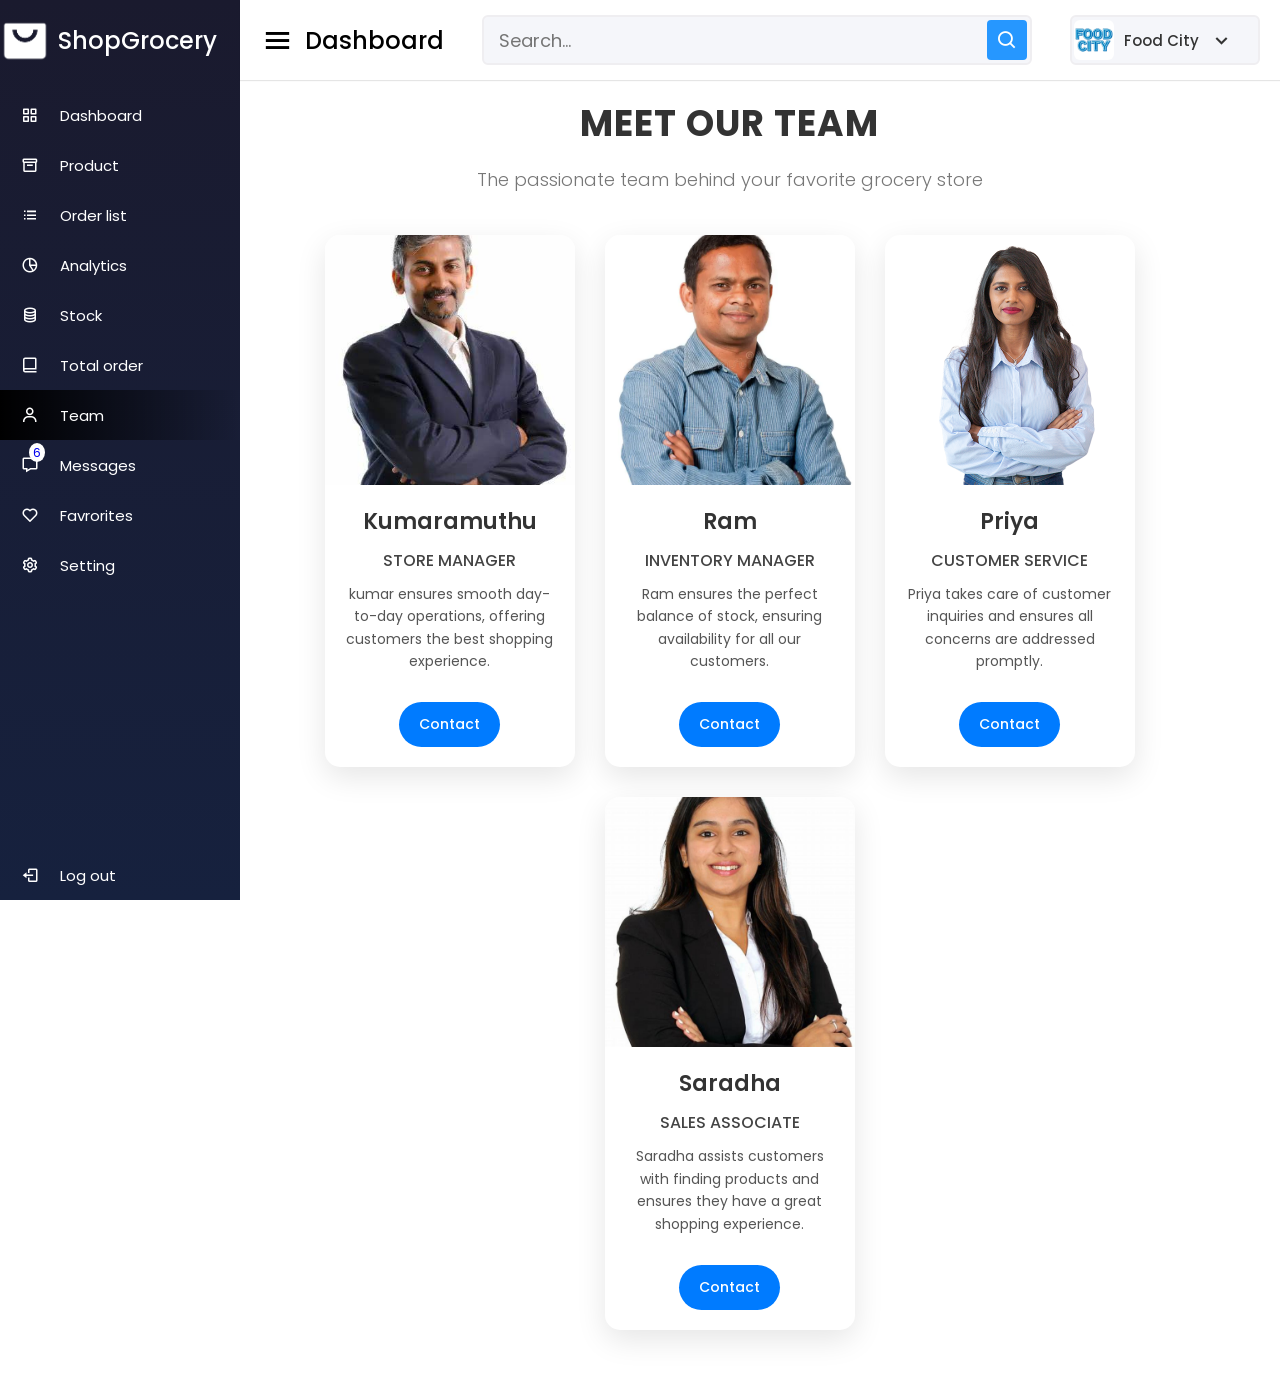
<file: team.html>
<!DOCTYPE html>
<html lang="en">
<head>
  <meta charset="UTF-8" />
  <meta name="viewport" content="width=device-width, initial-scale=1.0"/>
  <title>Our Team - Grocery Dashboard</title>
  <link rel="stylesheet" href="css/team.css" />
  <link rel="stylesheet" href="css/salsedash.css.css">
    <link href='https://unpkg.com/boxicons@2.0.7/css/boxicons.min.css' rel='stylesheet'>
    <link rel="stylesheet" href="https://cdnjs.cloudflare.com/ajax/libs/font-awesome/5.15.4/css/all.min.css">
    <link rel="stylesheet" href="https://cdnjs.cloudflare.com/ajax/libs/font-awesome/6.7.2/css/all.min.css">
    <link rel="stylesheet" href="https://cdnjs.cloudflare.com/ajax/libs/font-awesome/6.7.2/css/all.min.css">
</head>
</head>
<body>

  <div class="sidebar">
    <div class="logo-details">
      <img src="img/white-logo.png" alt="">
      <span class="logo_name">ShopGrocery</span>
    </div>
    <ul class="nav-links">
      <li>
        <a href="salesDashBoard.html" >
          <i class='bx bx-grid-alt'></i>
          <span class="links_name">Dashboard</span>
        </a>
      </li>
      <li>
        <a href="product.html">
          <i class='bx bx-box'></i>
          <span class="links_name">Product</span>
        </a>
      </li>
      <li>
        <a href="order.html">
          <i class='bx bx-list-ul'></i>
          <span class="links_name">Order list</span>
        </a>
      </li>
      <li>
        <a href="analytic.html">
          <i class='bx bx-pie-chart-alt-2'></i>
          <span class="links_name">Analytics</span>
        </a>
      </li>
      <li>
        <a href="stock.html">
          <i class='bx bx-coin-stack'></i>
          <span class="links_name">Stock</span>
        </a>
      </li>
      <li>
        <a href="#">
          <i class='bx bx-book-alt'></i>
          <span class="links_name">Total order</span>
        </a>
      </li>
      <li>
        <a href="team.html" class="active">
          <i class='bx bx-user'></i>
          <span class="links_name">Team</span>
        </a>
      </li>
      <li>
        <a href="message.html">
          <i class='bx bx-message'></i>
          <span class="links_name">Messages</span>
          <span class="notify">6</span>
        </a>
      </li>
      <li>
        <a href="#">
          <i class='bx bx-heart'></i>
          <span class="links_name">Favrorites</span>
        </a>
      </li>
      <li>
        <a href="#">
          <i class='bx bx-cog'></i>
          <span class="links_name">Setting</span>
        </a>
      </li>
      <li class="log_out">
        <a href="#" class="log-out" id="log-out" onclick="logout()"">
          <i class='bx bx-log-out'></i>
          <span class="links_name">Log out</span>
        </a>
      </li>
    </ul>
  </div>
    <section class="home-section">
        <nav>
            <div class="sidebar-button">
                <i class='bx bx-menu sidebarBtn'></i>
                <span class="dashboard">Dashboard</span>
            </div>
            <div class="search-box">
                <input type="text" placeholder="Search...">
                <i class='bx bx-search'></i>
            </div>
            <div class="profile-details">
                <img src="Shops/foodcity.jpeg" alt="">
                <span class="admin_name">Food City</span>
                <i class='bx bx-chevron-down'></i>
            </div>
        </nav>
    </section>
  <!-- Team Section -->
  <div class="team-section">
    <h2 class="section-title">Meet Our Team</h2>
    <p class="section-subtitle">The passionate team behind your favorite grocery store</p>

    <div class="team-container">
      <div class="team-member">
        <div class="team-photo-wrapper">
          <img src="images/team/kumar.jpeg" alt="kumar" class="team-photo">
        </div>
        <div class="member-info">
          <h3 class="member-name">Kumaramuthu</h3>
          <p class="role">Store Manager</p>
          <p class="description">kumar ensures smooth day-to-day operations, offering customers the best shopping experience.</p>
          <a href="mailto:johndoe@example.com" class="contact-link">Contact</a>
        </div>
      </div>

      <div class="team-member">
        <div class="team-photo-wrapper">
          <img src="images/team/ram.webp" alt="ram" class="team-photo">
        </div>
        <div class="member-info">
          <h3 class="member-name">Ram</h3>
          <p class="role">Inventory Manager</p>
          <p class="description">Ram ensures the perfect balance of stock, ensuring availability for all our customers.</p>
          <a href="mailto:janesmith@example.com" class="contact-link">Contact</a>
        </div>
      </div>

      <div class="team-member">
        <div class="team-photo-wrapper">
          <img src="images/team/priya.jpeg" alt="priya" class="team-photo">
        </div>
        <div class="member-info">
          <h3 class="member-name">Priya</h3>
          <p class="role">Customer Service</p>
          <p class="description">Priya takes care of customer inquiries and ensures all concerns are addressed promptly.</p>
          <a href="mailto:alicejohnson@example.com" class="contact-link">Contact</a>
        </div>
      </div>

      <div class="team-member">
        <div class="team-photo-wrapper">
          <img src="images/team/sara.jpeg" alt="sara" class="team-photo">
        </div>
        <div class="member-info">
          <h3 class="member-name">Saradha</h3>
          <p class="role">Sales Associate</p>
          <p class="description">Saradha assists customers with finding products and ensures they have a great shopping experience.</p>
          <a href="mailto:bobbrown@example.com" class="contact-link">Contact</a>
        </div>
      </div>
    </div>
  </div>

</body>
<script src="js/dashboard.js"></script>
</html>
</file>
<file: css/styles.css>
body
{
    margin: 0;
    padding: 0;
}
.register{
    background:linear-gradient(to right, #001e39, #95daff);
    margin-top: 3%;
    padding: 3%;
}
.register-left{
    text-align: center;
    color: #fff;
    margin-top: 4%;
}
.register-left input{
    border: none;
    border-radius: 1.5rem;
    padding: 2%;
    width: 60%;
    background:linear-gradient(30deg, #a4caeb, #07a8ff);
    font-weight: bold;
    color: #ffffff;
    margin-top: 30%;
    margin-bottom: 3%;
    cursor: pointer;
}
.register-right{
    background: #f8f9fa;
    border-top-left-radius: 10% 50%;
    border-bottom-left-radius: 10% 50%;
}
.register-left img{
    margin-top: 15%;
    margin-bottom: 5%;
    width: 25%;
    -webkit-animation: mover 2s infinite  alternate;
    animation: mover 1s infinite  alternate;
}
@-webkit-keyframes mover {
    0% { transform: translateY(0); }
    100% { transform: translateY(-20px); }
}
@keyframes mover {
    0% { transform: translateY(0); }
    100% { transform: translateY(-20px); }
}
.register-left p{
    font-weight: lighter;
    padding: 12%;
    margin-top: -9%;
}
.register .register-form{
    padding: 10%;
    margin-top: 10%;
}
.btnRegister{
    float: right;
    margin-top: 10%;
    border: none;
    border-radius: 1.5rem;
    padding: 2%;
    background:linear-gradient(30deg, #a4caeb, #07a8ff);
    color: #fff;
    font-weight: 600;
    width: 50%;
    cursor: pointer;
}
.btnsubmit{
    float: right;
    margin-top: 10%;
    border: none;
    border-radius: 1.5rem;
    padding: 2%;
    background:linear-gradient(30deg, #dd7b7b, #ff0734);
    color: #fff;
    font-weight: 600;
    width: 50%;
    cursor: pointer;
}
.register .nav-tabs{
    margin-top: 3%;
    border: none;
    background: #009cb8;
    border-radius: 1.5rem;
    width: 24%;
    float: right;
}
.register .nav-tabs .nav-link{
    padding: 2%;
    height: 34px;
    font-weight: 600;
    color: #fff;
    border-top-right-radius: 1.5rem;
    border-bottom-right-radius: 1.5rem;
}
.register .nav-tabs .nav-link:hover{
    border: none;
}
.register .nav-tabs .nav-link.active{
    width: 100px;
    color: #184e90;
    border: 2px solid #04214a;
    border-top-left-radius: 1.5rem;
    border-bottom-left-radius: 1.5rem;
}
.register-heading{
    text-align: center;
    margin-top: 8%;
    margin-bottom: -15%;
    color: #495057;
}

.login-form .col-md-6{
   margin-left: 20%;
}

.login-btn{
    margin-left: 30%;
    margin-top: 10%;
    border: none;
    border-radius: 1.5rem;
    padding: 2%;
    background:linear-gradient(30deg, #a4caeb, #07a8ff);
    color: #fff;
    font-weight: 600;
    width: 50%;
    cursor: pointer;
}
</file>
<file: css/message.css>
.messages-section {
    position: absolute;
    top: 0;
    left: 17%;
    width: 80%;
    background-color: #fff;
    padding: 30px;
    border-radius: 16px;
    box-shadow: 0 4px 20px rgba(0,0,0,0.05);
    
   
  }
  
  .section-title {
    font-size: 28px;
    font-weight: 700;
    color: #333;
    margin-bottom: 25px;
    text-align: center;
  }
  
  .message-list {
    display: flex;
    flex-direction: column;
    gap: 20px;
  }
  
  .message-card {
    display: flex;
    background-color: #fdfdfd;
    padding: 15px 20px;
    border-radius: 12px;
    align-items: flex-start;
    box-shadow: 0 2px 10px rgba(0,0,0,0.05);
    transition: background-color 0.3s ease;
    position: relative;
  }
  
  .message-card.unread {
    background-color: #eaf4ff;
  }
  
  .message-card:hover {
    background-color: #f0f0f0;
  }
  
  .avatar {
    width: 55px;
    height: 55px;
    border-radius: 50%;
    object-fit: cover;
    margin-right: 15px;
    border: 2px solid #007bff;
  }
  
  .message-content {
    flex: 1;
  }
  
  .top-row {
    display: flex;
    justify-content: space-between;
    align-items: center;
  }
  
  .sender-name {
    font-size: 17px;
    font-weight: 600;
    margin: 0;
    color: #2c3e50;
  }
  
  .stars i {
    color: #f1c40f;
    margin-left: 2px;
    font-size: 14px;
  }
  
  .message-snippet {
    font-size: 14px;
    color: #666;
    margin: 5px 0 8px 0;
    line-height: 1.4;
  }
  
  .timestamp {
    font-size: 12px;
    color: #aaa;
  }
  
  .reply-btn {
    margin-top: 10px;
    padding: 8px 16px;
    background: linear-gradient(135deg, #4CAF50, #45A049);
    color: #fff;
    font-weight: 500;
    border: none;
    border-radius: 25px;
    cursor: pointer;
    transition: all 0.3s ease;
    box-shadow: 0 4px 10px rgba(0, 0, 0, 0.15);
  }
  
  .reply-btn:hover {
    background: linear-gradient(135deg, #45A049, #3e8e41);
    transform: scale(1.05);
  }
</file>
<file: css/salsedash.css.css>
@import url('https://fonts.googleapis.com/css2?family=Poppins:wght@200;300;400;500;600;700&display=swap');
*{
  margin: 0;
  padding: 0;
  box-sizing: border-box;
  font-family: 'Poppins', sans-serif;
}
.sidebar{
  position: fixed;
  height: 100%;
  width: 240px;
  background: linear-gradient(180deg, #1a1a2e 0%, #16213e 100%);
  transition: all 0.5s ease;
}
.sidebar.active{
  width: 60px;
}
.sidebar .logo-details{
  height: 80px;
  display: flex;
  align-items: center;
}
.sidebar .logo-details img{
  font-weight: 500;
  color: #fff;
  max-width: 50px;
  margin-right: 0.5rem;
  text-align: center
}
.sidebar .logo-details .logo_name{
  color: #fff;
  font-size: 24px;
  font-weight: 500;
}
.sidebar .nav-links{
  margin-top: 10px;
}
.sidebar .nav-links li{
  position: relative;
  list-style: none;
  height: 50px;
}
.sidebar .nav-links li a{
  height: 100%;
  width: 100%;
  display: flex;
  align-items: center;
  text-decoration: none;
  transition: all 0.4s ease;
}
.sidebar .nav-links li a.active{
  background: linear-gradient(to right, rgb(0, 0, 0), transparent);
}
.sidebar .nav-links li a:hover{
  background: linear-gradient(to right, rgb(0, 0, 0), transparent);
}
.sidebar .nav-links li i{
  min-width: 60px;
  text-align: center;
  font-size: 18px;
  color: #fff;
}
.sidebar .nav-links li a .links_name{
  color: #fff;
  font-size: 15px;
  font-weight: 400;
  white-space: nowrap;
}
.sidebar .nav-links .log_out{
  position: absolute;
  bottom: 0;
  width: 100%;
}
.home-section{
  position: relative;
  background: #ffffffa4;
  min-height: 100vh;
  width: calc(100% - 240px);
  left: 240px;
  transition: all 0.5s ease;
}
.sidebar.active ~ .home-section{
  width: calc(100% - 60px);
  left: 60px;
}

.notify{
  position: absolute;
  font-size: 12px;
  background-color: #fff;
  border-radius: 50%;
  display: flex;
  text-align: center;
  justify-content: center;
  padding: 0.5px 4px;
  top: 6%;
  left: 12%;
}

.home-section nav{
  display: flex;
  justify-content: space-between;
  height: 80px;
  background: #fff;
  display: flex;
  align-items: center;
  position: fixed;
  width: calc(100% - 240px);
  left: 240px;
  z-index: 100;
  padding: 0 20px;
  box-shadow: 0 1px 1px rgba(0, 0, 0, 0.1);
  transition: all 0.5s ease;
}
.sidebar.active ~ .home-section nav{
  left: 60px;
  width: calc(100% - 60px);
}
.home-section nav .sidebar-button{
  display: flex;
  align-items: center;
  font-size: 24px;
  font-weight: 500;
}
nav .sidebar-button i{
  font-size: 35px;
  margin-right: 10px;
}
.home-section nav .search-box{
  position: relative;
  height: 50px;
  max-width: 550px;
  width: 100%;
  margin: 0 20px;
}
nav .search-box input{
  height: 100%;
  width: 100%;
  outline: none;
  background: #F5F6FA;
  border: 2px solid #EFEEF1;
  border-radius: 6px;
  font-size: 18px;
  padding: 0 15px;
}
nav .search-box .bx-search{
  position: absolute;
  height: 40px;
  width: 40px;
  background: #2697FF;
  right: 5px;
  top: 50%;
  transform: translateY(-50%);
  border-radius: 4px;
  line-height: 40px;
  text-align: center;
  color: #fff;
  font-size: 22px;
  transition: all 0.4 ease;
}
.home-section nav .profile-details{
  display: flex;
  align-items: center;
  background: #F5F6FA;
  border: 2px solid #EFEEF1;
  border-radius: 6px;
  height: 50px;
  min-width: 190px;
  padding: 0 15px 0 2px;
}
nav .profile-details img{
  height: 40px;
  width: 40px;
  border-radius: 6px;
  object-fit: cover;
}
nav .profile-details .admin_name{
  font-size: 15px;
  font-weight: 500;
  color: #333;
  margin: 0 10px;
  white-space: nowrap;
}
nav .profile-details i{
  font-size: 25px;
  color: #333;
}
.home-section .home-content{
  position: relative;
  padding-top: 110px;
  padding-bottom: 70px;
  border-radius: 12px;
  background: #9cc3f519;
}
.home-content .overview-boxes{
  display: flex;
  align-items: center;
  justify-content: space-between;
  flex-wrap: wrap;
  padding: 0 20px;
  margin-bottom: 26px;
}
.overview-boxes .box{
  display: flex;
  align-items: center;
  justify-content: center;
  width: calc(100% / 4 - 15px);
  background: #fff;
  padding: 25px 14px;
  border-radius: 12px;
  box-shadow: 0 5px 10px rgba(0,0,0,0.1);
  transition: 0.4s;
}


#box-1{
  background:linear-gradient(to right, #e4b9fd , #e5f8f9)
}

#box-2{
  background:linear-gradient(to right,#c2c0ff , #e5f8f9)
}
#box-3{
  background:linear-gradient(to right,#bcffd3 , #e5f8f9)
}
#box-4{
  background:linear-gradient(to right,#d7ffbd , #e5f8f9)
}

.overview-boxes .box:hover{
  transform: translateY(-6px);
  box-shadow: 0px 3px 0px #8b8b8b;
  
}

.overview-boxes .box-topic{
  font-size: 20px;
  font-weight: 500;
}
.home-content .box .number{
  display: inline-block;
  font-size: 35px;
  margin-top: -6px;
  font-weight: 500;
  line-height: 4rem;
}
.home-content .box .indicator{
  display: flex;
  align-items: center;
}
.home-content .box .indicator i{
  height: 20px;
  width: 20px;
  background: #15983e;
  line-height: 20px;
  text-align: center;
  border-radius: 50%;
  color: #fff;
  font-size: 20px;
  margin-right: 5px;
}
.box .indicator i.down{
  background: #ae1726;
}
.home-content .box .indicator .text{
  font-size: 12px;
}
.home-content .box .cart{
  display: inline-block;
  font-size: 32px;
  height: 50px;
  width: 50px;
  background: linear-gradient(35deg, #8a05d6 , #000000);
  line-height: 50px;
  text-align: center;
  color: #ffffff;
  border-radius: 50%;
  margin: -15px 0 0 6px;
}

.home-content .box .cart.two{
   color: #ffffff;
   background: linear-gradient(35deg, #1811e6 , #000000);
 }
.home-content .box .cart.three{
   color: #ffffff;
   background: linear-gradient(35deg, #09e857 , #000000);
 }
.home-content .box .cart.four{
   color: #ffffff;
   background: linear-gradient(35deg, #66ff00 , #000000);
 }
.home-content .total-order{
  font-size: 20px;
  font-weight: 500;
}
.home-content .sales-boxes{
  display: flex;
  justify-content: space-between;
  /* padding: 0 20px; */
}
/* left box */
.home-content .sales-boxes .recent-sales{
  width: 65%;
  background: #fff;
  padding: 20px 30px;
  margin: 0 20px;
  border-radius: 12px;
  box-shadow: 0px 0px 8px rgba(0, 0, 0, 0.563);
}
.home-content .sales-boxes .sales-details{
  display: flex;
  align-items: center;
  justify-content: space-between;
}
.sales-boxes .box .title{
  font-size: 24px;
  font-weight: 500;
  margin-bottom: 1rem;
  border-bottom: 1px solid #000;
  padding-bottom: 0.5rem;
  
  /* margin-bottom: 10px; */
}
.sales-boxes .sales-details li.topic{
  font-size: 20px;
  font-weight: 500;
  font-weight: bold;
  margin-bottom: 1rem;
 
}

.details{
  margin-bottom: 1rem;
}
.sales-boxes .sales-details li{
  list-style: none;
  margin: 8px 0;
  line-height: 2rem;
}
.sales-boxes .sales-details li a{
  font-size: 18px;
  color: #333;
  font-size: 400;
  text-decoration: none;
}

#sales-details li a{
  padding: 0.25rem 1.25rem;
  border-radius: 30px;
  font-size: 15px;
  font-weight: 400;
 
}

#sales-details .Delivered{
  background-color: #00ffb738;
  color: #005f5d;
  outline: 1px solid #013c2c69;
}

#sales-details .pending{
  background-color: #ff8c0038;
  color: #5f2600;
  outline: 1px solid #3c150169;
 
}

#sales-details .returned{
  background-color: #ff000038;
  color: #5f0000;
  outline: 1px solid #3c010169;
 
}


.sales-boxes .box .button{
  width: 100%;
  display: flex;
  justify-content: flex-end;
}
.sales-boxes .box .button a{
  color: #fff;
  background: #0f4ab7;
  padding: 0.5rem 1rem;
  font-size: 15px;
  font-weight: 400;
  border-radius: 4px;
  text-decoration: none;
  transition: all 0.3s ease;
}
.sales-boxes .box .button a:hover{
  background:  #0d3073;
}
/* Right box */
.home-content .sales-boxes .top-sales{
  width: 35%;
  background: #fff;
  padding: 20px 30px;
  margin: 0 20px 0 0;
  border-radius: 12px;
  box-shadow: 0px 0px 8px rgba(0, 0, 0, 0.563);
}
.sales-boxes .top-sales li{
  display: flex;
  align-items: center;
  justify-content: space-between;
  margin: 10px 0;
}
.sales-boxes .top-sales li a img{
  height: 40px;
  width: 40px;
  object-fit: cover;
  border-radius: 12px;
  margin-right: 10px;
  background: #333;
}
.sales-boxes .top-sales li a{
  display: flex;
  align-items: center;
  text-decoration: none;
}
.sales-boxes .top-sales li .product,
.price{
  font-size: 17px;
  font-weight: 400;
  color: #333;
}

.button-top-selling{
  width: 100%;
  display: flex;
  justify-content: flex-end;
}

.button-top-selling a:hover{
  background:  #0d3073;
}

.button-top-selling a{
  color: #fff;
  background: #0f4ab7;
  padding: 0.5rem 1rem;
  font-size: 15px;
  font-weight: 400;
  border-radius: 4px;
  margin-top: 2rem;
  text-decoration: none;
  transition: all 0.3s ease;
}
/* Responsive Media  */
@media (max-width: 1240px) {
  .sidebar{
    width: 60px;
  }
  .sidebar.active{
    width: 220px;
  }
  .home-section{
    width: calc(100% - 60px);
    left: 60px;
  }
  .sidebar.active ~ .home-section{
    /* width: calc(100% - 220px); */
    overflow: hidden;
    left: 220px;
  }
  .home-section nav{
    width: calc(100% - 60px);
    left: 60px;
  }
  .sidebar.active ~ .home-section nav{
    width: calc(100% - 220px);
    left: 220px;
  }

}
@media (max-width: 1150px) {
  .home-content .sales-boxes{
    flex-direction: column;
  }
  .home-content .sales-boxes .box{
    width: 100%;
    overflow-x: scroll;
    margin-bottom: 30px;
  }
  .home-content .sales-boxes .top-sales{
    margin: 0;
  }

}
@media (max-width: 1000px) {
  .overview-boxes .box{
    width: calc(100% / 2 - 15px);
    margin-bottom: 15px;
  }
}
@media (max-width: 700px) {
  nav .sidebar-button .dashboard,
  nav .profile-details .admin_name,
  nav .profile-details i{
    display: none;
  }
  .home-section nav .profile-details{
    height: 50px;
    min-width: 40px;
  }
  .home-content .sales-boxes .sales-details{
    width: 560px;
  }
}
@media (max-width: 550px) {
  .overview-boxes .box{
    width: 100%;
    margin-bottom: 15px;
  }
  .sidebar.active ~ .home-section nav .profile-details{
    display: none;
  }
}
  @media (max-width: 400px) {
  .sidebar{
    width: 0;
  }
  .sidebar.active{
    width: 60px;
  }
  .home-section{
    width: 100%;
    left: 0;
  }
  .sidebar.active ~ .home-section{
    left: 60px;
    width: calc(100% - 60px);
  }
  .home-section nav{
    width: 100%;
    left: 0;
  }
  .sidebar.active ~ .home-section nav{
    left: 60px;
    width: calc(100% - 60px);
  }
}
</file>
<file: css/product.css>
:root {
    --primary: #3a0ca3;
    --primary-light: #4361ee;
    --secondary: #7209b7;
    --success: #4cc9f0;
    --danger: #f72585;
    --warning: #f8961e;
    --info: #4895ef;
    --dark: #1a1a2e;
    --light: #f8f9fa;
    --border: #e9ecef;
    --text: #2d3748;
    --text-light: #718096;
    --shadow: 0 10px 15px -3px rgba(0, 0, 0, 0.1),
      0 4px 6px -2px rgba(0, 0, 0, 0.05);
    --shadow-sm: 0 4px 4px 3px rgba(0, 0, 0, 0.601);
    --shadow-lg: 0 20px 25px -5px rgba(0, 0, 0, 0.1),
      0 10px 10px -5px rgba(0, 0, 0, 0.04);
    --radius: 10px;
    --radius-sm: 6px;
    --sidebar-width: 260px;
    --header-height: 70px;
    --transition: all 0.3s ease;
  }
  
  * {
    margin: 0;
    padding: 0;
    box-sizing: border-box;
    font-family: "Poppins", sans-serif;
  }
  
  body {
    background-color: #ffffff;
    color: var(--text);
    overflow-x: hidden;

  }
  
  /* Custom Scrollbar */
  ::-webkit-scrollbar {
    width: 6px;
    height: 6px;
  }
  
  ::-webkit-scrollbar-track {
    background: #f1f1f1;
  }
  
  ::-webkit-scrollbar-thumb {
    background: var(--primary-light);
    border-radius: 10px;
  }
  
  ::-webkit-scrollbar-thumb:hover {
    background: var(--primary);
  }


.table-card {
    position: relative;
    width: 80%;
    margin-left: 19%;
    background-color: rgb(255, 255, 255);
    border-radius: var(--radius);
    box-shadow: var(--shadow-sm);
    overflow: hidden;
    animation: fadeInUp 0.7s ease;
    border: 1px solid rgba(0, 0, 0, 0.03);
    margin-top: -45%;
}


  .card-title {
    padding: 24px;
    border-bottom: 1px solid var(--border);
    display: flex;
    justify-content: space-between;
    padding-right: 7%;
    align-items: center;
    background-color: rgba(61, 156, 251, 0.5);
  }
  
  .card-title h3 {
    font-size: 34px;
    text-shadow: 4px 4px 4px #9e9e9e;
    font-weight: 600;
    display: flex;
    align-items: center;
  }
  
  .card-title h3 i {
    margin-right: 10px;
    color: var(--primary);
    text-align: center;
  }
  
  .data-table {
    width: 100%;
    border-collapse: separate;
    border-spacing: 0;
  }
  
  .data-table th,
  .data-table td {
    padding: 16px 24px;
    text-align: left;
  }
  
  .data-table th {
    font-weight: 600;
    color: var(--text);
    background-color: #f8f9fa;
    position: sticky;
    top: 0;
    box-shadow: 0 1px 0 0 var(--border);
  }
  
  .data-table th:first-child {
    border-top-left-radius: 8px;
  }
  
  .data-table th:last-child {
    border-top-right-radius: 8px;
  }
  
  .data-table td {
    border-bottom: 1px solid var(--border);
  }
  
  .data-table tr:last-child td {
    border-bottom: none;
  }
  
  .data-table tbody tr {
    transition: var(--transition);
  }
  
  .data-table tbody tr:hover {
    background-color: rgba(67, 97, 238, 0.03);
    transform: translateY(-1px);
    box-shadow: 0 3px 10px rgba(0, 0, 0, 0.04);
  }
  
  .status {
    padding: 6px 14px;
    border-radius: 50px;
    font-size: 13px;
    font-weight: 600;
    display: inline-flex;
    align-items: center;
    line-height: 1;
  }
  
  .status i {
    margin-right: 6px;
    font-size: 12px;
  }
  
  .status.active {
    background-color: rgba(76, 201, 240, 0.15);
    color: #0891b2;
    border: 1px solid rgba(76, 201, 240, 0.3);
  }
  
  .status.pending {
    background-color: rgba(248, 150, 30, 0.15);
    color: #d97706;
    border: 1px solid rgba(248, 150, 30, 0.3);
  }
  
  .status.cancelled {
    background-color: rgba(247, 37, 133, 0.15);
    color: #db2777;
    border: 1px solid rgba(247, 37, 133, 0.3);
  }

  tbody td img{
    width: 50px;
  }
  
  .view-btn{
    padding: .5rem 1rem;
    border-radius: 8px;
    background: #0f4ab7;
    outline: none;
    color: #fff;
    font-size: 13px;
    border: none;
    transition: 0.2s ease-in-out;

}

.view-btn:hover{
  background:  #0d3073;
}

.add-prdt{
  margin-bottom: 1rem;
    margin-left: 82%;
    padding: 1rem;
    font-size: 16px;
    background: #0f4ab7;
}

@media (max-width: 1240px) {
  .sidebar{
    width: 60px;
  }
  .sidebar.active{
    width: 220px;
  }
  .home-section{
    width: calc(100% - 60px);
    left: 60px;
  }
  .sidebar.active ~ .home-section{
    /* width: calc(100% - 220px); */
    overflow: hidden;
    left: 220px;
  }
  .home-section nav{
    width: calc(100% - 60px);
    left: 60px;
  }
  .sidebar.active ~ .home-section nav{
    width: calc(100% - 220px);
    left: 220px;
  }
}
@media (max-width: 1150px) {
  .home-content .sales-boxes{
    flex-direction: column;
  }
  .home-content .sales-boxes .box{
    width: 100%;
    overflow-x: scroll;
    margin-bottom: 30px;
  }
  .home-content .sales-boxes .top-sales{
    margin: 0;
  }
}
@media (max-width: 1000px) {
  .overview-boxes .box{
    width: calc(100% / 2 - 15px);
    margin-bottom: 15px;
  }
}
@media (max-width: 700px) {
  nav .sidebar-button .dashboard,
  nav .profile-details .admin_name,
  nav .profile-details i{
    display: none;
  }
  .home-section nav .profile-details{
    height: 50px;
    min-width: 40px;
  }
  .home-content .sales-boxes .sales-details{
    width: 560px;
  }
}
@media (max-width: 550px) {
  .overview-boxes .box{
    width: 100%;
    margin-bottom: 15px;
  }
  .sidebar.active ~ .home-section nav .profile-details{
    display: none;
  }
}
  @media (max-width: 400px) {
  .sidebar{
    width: 0;
  }
  .sidebar.active{
    width: 60px;
  }
  .home-section{
    width: 100%;
    left: 0;
  }
  .sidebar.active ~ .home-section{
    left: 60px;
    width: calc(100% - 60px);
  }
  .home-section nav{
    width: 100%;
    left: 0;
  }
  .sidebar.active ~ .home-section nav{
    left: 60px;
    width: calc(100% - 60px);
  }
}

/* add product*/

.container {
    left: 16%;
    top: 5%;
    position: absolute;
    display: flex;
    justify-content: center;
    align-items: center;
    min-height: 100vh;
    background: #00000088 ;
    padding: 25px;
    width: 90%;
    visibility: hidden;
    transition: all 0.4s linear;
}


.container.show{
  visibility: visible;
  transition: all 0.4s linear;
}

.container form {
    width: 700px;
    padding: 40px;
    background: #fff;
    border-radius: 10px;
}

form .row {
    display: flex;
    gap: 15px;
    flex-wrap: wrap;
}

.row .column {
    flex: 1 1 250px;
}

.column .title {
    font-size: 20px;
    color: #333;
    text-transform: uppercase;
    margin-bottom: 5px;
}

.column .input-box {
    margin: 15px 0;
}

.input-box span {
    display: block;
    margin-bottom: 10px;
}

.input-box input {
    width: 100%;
    padding: 10px 15px;
    border: 1px solid #ccc;
    border-radius: 6px;
    font-size: 15px;
}

.column .flex {
    display: flex;
    gap: 15px;
}

.flex .input-box {
    margin-top: 5px;
}

.input-box img {
    height: 34px;
    margin-top: 5px;
    filter: drop-shadow(0 0 1px #000);
}

.add-form-btns{
  display: flex;
  gap: 1rem;
}

form .btn , .Close-prdt {
    width: 100%;
    padding: 12px;
    background: #8175d3;
    border: none;
    outline: none;
    border-radius: 6px;
    font-size: 17px;
    color: #fff;
    margin-top: 5px;
    cursor: pointer;
    transition: .5s;
}

form .btn:hover {
    background: #6a5acd;
}

.input-box select{
    width: 100%;
    padding: 10px 15px;
    border: 1px solid #ccc;
    border-radius: 6px;
    font-size: 15px;
}



/*Drop down*/
.dropbtn {
  font-size: 16px;
  padding: 0;
  border: none;
  cursor: pointer;
  
}


.dropdown {
  position: relative;
  display: inline-block;
}


.dropdown-content {
  display: none;
  position: absolute;
  background-color: #898989;
  min-width: 400px;
  box-shadow: 0px 8px 16px 0px rgba(0,0,0,0.2);
  z-index: 1;
}


.dropdown-content a {
  color: black;
  padding: 12px 16px;
  text-decoration: none;
  display: block;
}


.dropdown-content a:hover {background-color: #202020 ; color: #fff;}


.dropdown:hover .dropdown-content {
  display: block;
}


.dropdown:hover .dropbtn {
  background-color: #4465db48;
}

.dropdown button{
  background-color: transparent;
  font-weight: 600;
  color: var(--text);
 
}
</file>
<file: css/stock.css>
.stock-container {
    position: absolute;
    top:0;
    width: 80%;
    left: 17%;
    padding: 20px;
    background-color: #fff;
    border-radius: 16px;
    box-shadow: 0 4px 10px rgba(0, 0, 0, 0.1);
  }
  
  /* Title Styling */
  .header-title {
    text-align: center;
    font-size: 32px;
    margin-bottom: 30px;
    color: #2c3e50;
  }
  
  .section-title {
    font-size: 22px;
    margin-bottom: 15px;
    color: #374151;
  }
  
  /* Table Styling */
  .stock-table {
    width: 100%;
    border-collapse: collapse;
  }
  
  .stock-table th,
  .stock-table td {
    padding: 14px 20px;
    text-align: left;
    border-bottom: 1px solid #e5e7eb;
    font-size: 16px;
  }
  
  .stock-table thead {
    background-color: #f0f4f8;
    color: #6b7280;
    text-transform: uppercase;
    font-weight: bold;
  }
  
  .stock-table tbody tr:hover {
    background-color: #f1f1f1;
    transition: background 0.3s ease;
  }
  
  .stock-table td {
    font-size: 16px;
    text-align: center;
  }
  
  /* Status Coloring */
  .green {
    color: #16a34a;
    font-weight: bold;
  }
  
  .red {
    color: #dc2626;
    font-weight: bold;
  }
  
  .orange {
    color: #d97706;
    font-weight: bold;
  }
  
  /* Add some spacing between table and card */
  .stock-card {
    margin-top: 40px;
  }
</file>
<file: css/team.css>
/* Team Section Styles */
.team-section {
    left: 17%;
    top: 4%;
    width: 80%;
    position: absolute;
    padding: 60px 40px;
    
    border-radius: 15px;
    
    
  }
  
  .section-title {
    font-size: 36px;
    font-weight: 700;
    color: #333;
    text-align: center;
    margin-bottom: 15px;
    text-transform: uppercase;
    letter-spacing: 1px;
  }
  
  .section-subtitle {
    font-size: 18px;
    font-weight: 300;
    color: #777;
    text-align: center;
    margin-bottom: 40px;
    line-height: 1.6;
  }
  
  .team-container {
    display: flex;
    flex-wrap: wrap;
    gap: 30px;
    justify-content: center;
  }
  
  .team-member {
    background-color: #fff;
    border-radius: 15px;
    box-shadow: 0 10px 30px rgba(0, 0, 0, 0.1);
    width: 250px;
    transition: transform 0.3s ease, box-shadow 0.3s ease;
    text-align: center;
    overflow: hidden;
  }
  
  .team-member:hover {
    transform: translateY(-15px);
    box-shadow: 0 15px 40px rgba(0, 0, 0, 0.2);
  }
  
  .team-photo-wrapper {
    width: 100%;
    height: 250px;
    overflow: hidden;
    border-radius: 15px 15px 0 0;
  }
  
  .team-photo {
    width: 100%;
    height: 100%;
    object-fit: cover;
    transition: transform 0.4s ease-in-out;
  }
  
  .team-member:hover .team-photo {
    transform: scale(1.05);
  }
  
  .member-info {
    padding: 20px;
  }
  
  .member-name {
    font-size: 22px;
    font-weight: 600;
    color: #333;
    margin-bottom: 10px;
    text-transform: capitalize;
  }
  
  .role {
    font-size: 16px;
    font-weight: 500;
    color: #444;
    margin-bottom: 10px;
    text-transform: uppercase;
  }
  
  .description {
    font-size: 14px;
    color: #555;
    margin-bottom: 20px;
    line-height: 1.6;
  }
  
  /* New Contact Button Design */
  .contact-link {
    font-size: 14px;
    font-weight: 500;
    color: #fff;
    background-color: #007bff;
    padding: 12px 20px;
    border-radius: 30px;
    text-decoration: none;
    display: inline-block;
    margin-top: 10px;
    transition: background-color 0.3s ease, transform 0.3s ease;
  }
  
  .contact-link:hover {
    background-color: #0056b3;
    transform: translateY(-3px);
  }
  
  .contact-link:active {
    background-color: #004080;
    transform: translateY(1px);
  }
  
  .contact-link:focus {
    outline: none;
    box-shadow: 0 0 0 4px rgba(38, 143, 255, 0.3);
  }
  
  /* Responsive Design */
  @media (max-width: 768px) {
    .team-container {
      flex-direction: column;
      align-items: center;
    }
  
    .team-member {
      width: 80%;
      margin-bottom: 20px;
    }
  }
</file>
